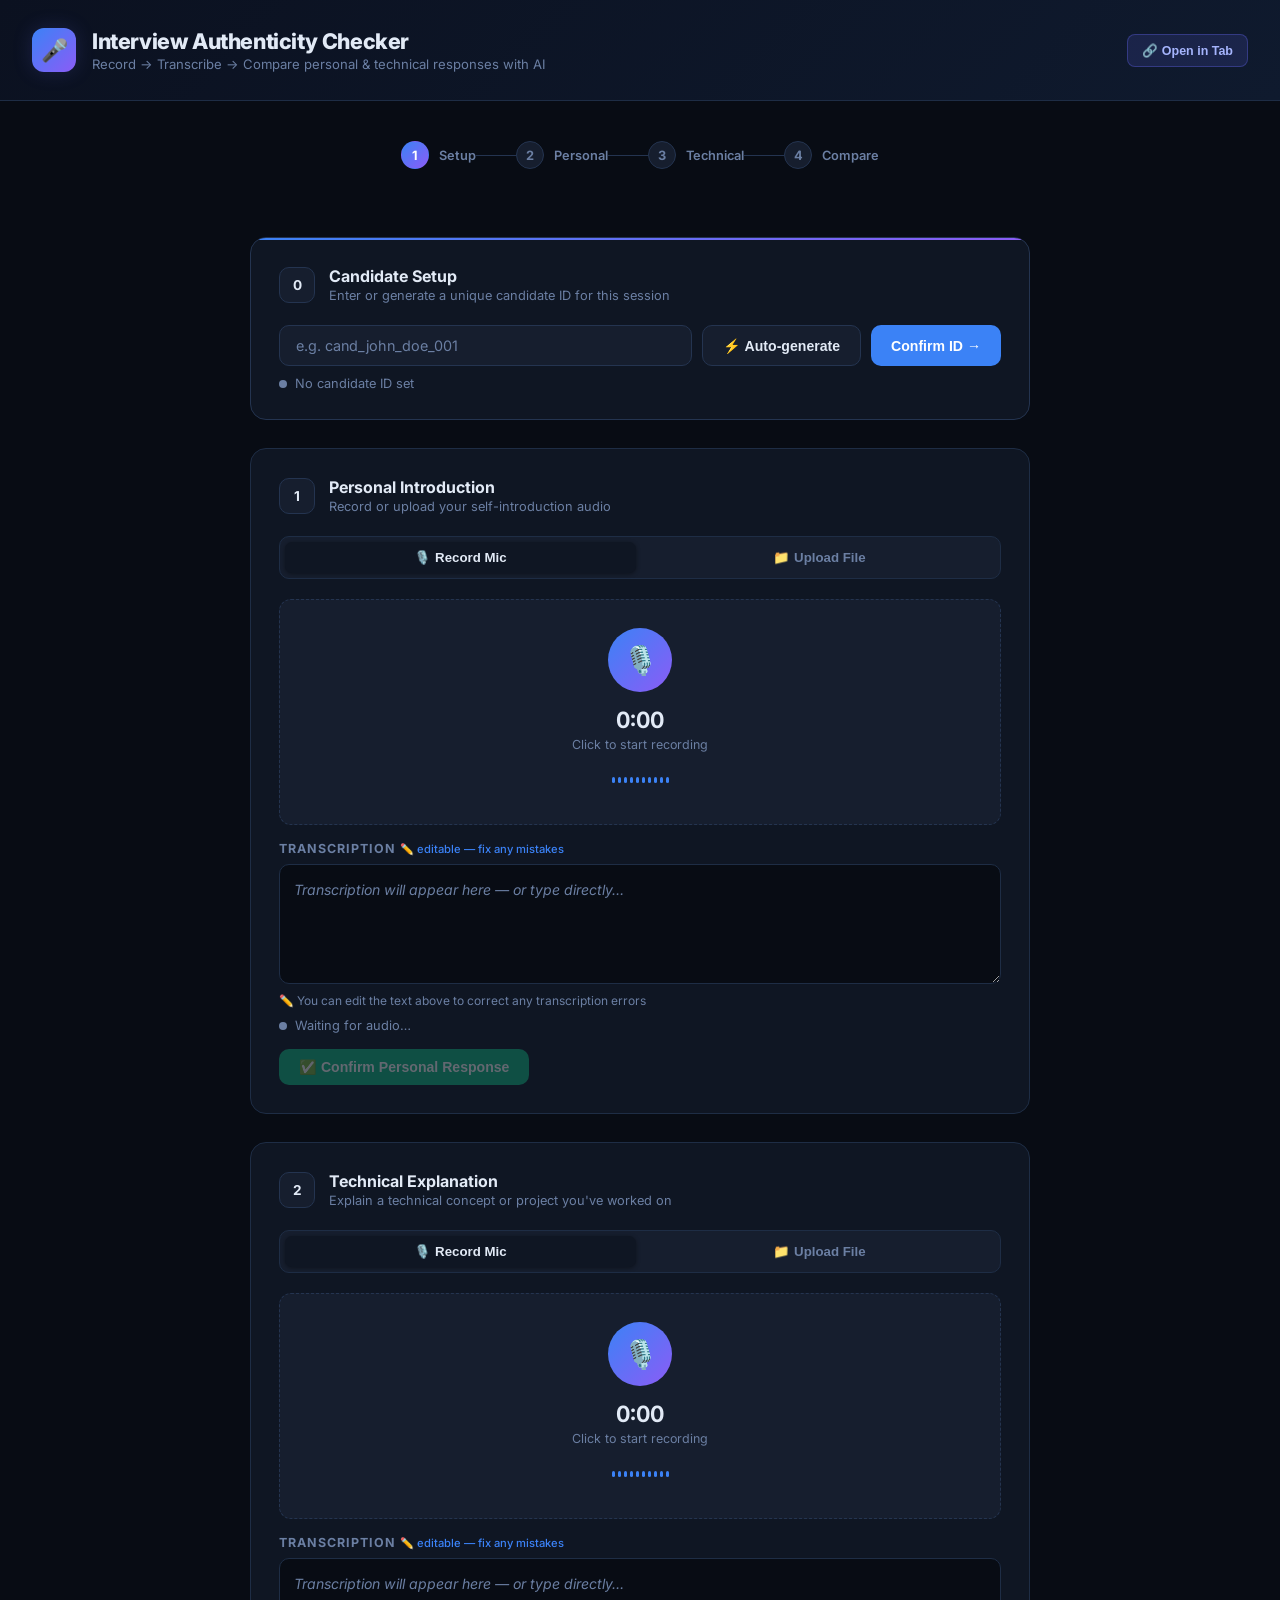
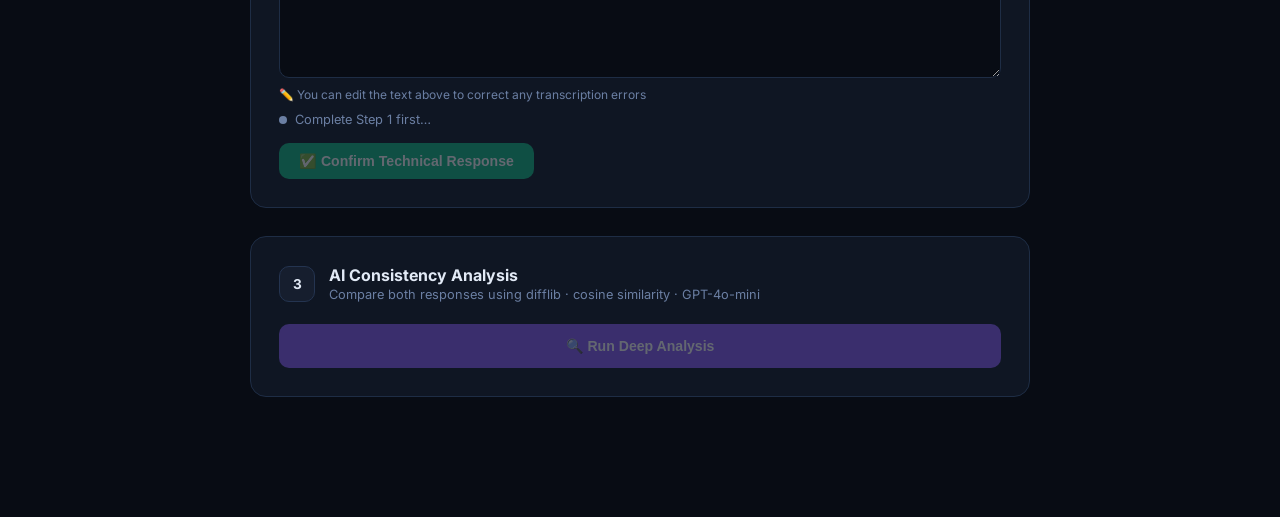
<file: chrome-extension/popup.html>
﻿<!DOCTYPE html>
<html lang="en">
<head>
  <meta charset="UTF-8" />
  <meta name="viewport" content="width=device-width, initial-scale=1.0" />
  <title>Interview Authenticity Checker</title>
  <link rel="preconnect" href="https://fonts.googleapis.com" />
  <link href="https://fonts.googleapis.com/css2?family=Inter:wght@400;500;600;700;800&display=swap" rel="stylesheet" />
  <link rel="stylesheet" href="popup.css" />
</head>
<body>

<!-- ══ Header ═════════════════════════════════════════════════════════════════ -->
<header>
  <div class="logo">🎤</div>
  <div style="flex:1">
    <h1>Interview Authenticity Checker</h1>
    <p>Record → Transcribe → Compare personal &amp; technical responses with AI</p>
  </div>
  <button id="btnOpenTab" title="Open in full tab for microphone" style="background:rgba(99,102,241,.15);border:1px solid rgba(99,102,241,.35);color:#a5b4fc;border-radius:8px;padding:8px 14px;font-size:.78rem;font-weight:600;cursor:pointer;white-space:nowrap;flex-shrink:0">&#128279; Open in Tab</button>
</header>

<!-- ══ Main ═══════════════════════════════════════════════════════════════════ -->
<div class="container">

  <!-- Progress -->
  <div class="progress-steps" id="progressSteps">
    <div class="ps active" id="ps1"><div class="ps-num">1</div><span>Setup</span></div>
    <div class="ps-line"></div>
    <div class="ps" id="ps2"><div class="ps-num">2</div><span>Personal</span></div>
    <div class="ps-line"></div>
    <div class="ps" id="ps3"><div class="ps-num">3</div><span>Technical</span></div>
    <div class="ps-line"></div>
    <div class="ps" id="ps4"><div class="ps-num">4</div><span>Compare</span></div>
  </div>

  <!-- ── Step 0: Candidate Setup ─────────────────────────────────────────── -->
  <div class="card active" id="cardSetup">
    <div class="card-header">
      <div class="step-badge" id="badge0">0</div>
      <div style="flex:1">
        <div class="card-title">Candidate Setup</div>
        <div class="card-sub">Enter or generate a unique candidate ID for this session</div>
      </div>
    </div>
    <div class="id-row">
      <input type="text" id="candidateId" placeholder="e.g. cand_john_doe_001" />
      <button class="btn btn-ghost" id="btnGenId">⚡ Auto-generate</button>
      <button class="btn btn-primary" id="btnSetId">Confirm ID →</button>
    </div>
    <div class="status-bar" id="idStatus">
      <span class="dot"></span>
      <span>No candidate ID set</span>
    </div>
  </div>

  <!-- ── Step 1: Personal Introduction ───────────────────────────────────── -->
  <div class="card" id="cardPersonal">
    <div class="card-header">
      <div class="step-badge" id="badge1">1</div>
      <div style="flex:1">
        <div class="card-title">Personal Introduction</div>
        <div class="card-sub">Record or upload your self-introduction audio</div>
      </div>
    </div>

    <!-- Source tabs -->
    <div class="tab-row">
      <button class="tab active" id="tabPMic" onclick="switchTab('personal','mic')">🎙️ Record Mic</button>
      <button class="tab" id="tabPUp" onclick="switchTab('personal','upload')">📁 Upload File</button>
    </div>

    <!-- Mic -->
    <div id="panelPMic">
      <div class="record-zone" id="recZoneP">
        <button class="mic-icon" id="micBtnP" onclick="toggleRecord('personal')">🎙️</button>
        <div class="timer" id="timerP">0:00</div>
        <div class="rec-hint" id="hintP">Click to start recording</div>
        <div class="waveform" id="waveP">
          <div class="bar"></div><div class="bar"></div><div class="bar"></div>
          <div class="bar"></div><div class="bar"></div><div class="bar"></div>
          <div class="bar"></div><div class="bar"></div><div class="bar"></div>
          <div class="bar"></div>
        </div>
      </div>
    </div>

    <!-- Upload -->
    <div id="panelPUp" style="display:none">
      <label class="upload-zone" for="fileP">
        <div style="font-size:2rem">📂</div>
        <strong style="font-size:.9rem">Click to choose audio file</strong>
        <p>Supports .webm · .mp3 · .wav · .m4a · .ogg</p>
        <p id="filePName" style="color:var(--accent);margin-top:4px;"></p>
      </label>
      <input type="file" id="fileP" accept="audio/*" onchange="onFileSelect('personal')" />
    </div>

    <div class="section-title" style="margin-bottom:8px">Transcription <span style="color:var(--accent);font-size:.7rem;font-weight:500;text-transform:none;letter-spacing:0">✏️ editable — fix any mistakes</span></div>
    <textarea class="transcript-box" id="transcriptP" placeholder="Transcription will appear here — or type directly…" rows="4"></textarea>
    <div class="edit-hint">✏️ You can edit the text above to correct any transcription errors</div>

    <div class="status-bar" id="statusP">
      <span class="dot" id="dotP"></span>
      <span id="labelP">Waiting for audio…</span>
    </div>
    <div class="btn-row">
      <button class="btn btn-green" id="btnSaveP" disabled>
        <span id="savePText">✅ Confirm Personal Response</span>
        <span class="spinner" id="spnP" style="display:none"></span>
      </button>
    </div>
  </div>

  <!-- ── Step 2: Technical Explanation ────────────────────────────────────── -->
  <div class="card" id="cardTech">
    <div class="card-header">
      <div class="step-badge" id="badge2">2</div>
      <div style="flex:1">
        <div class="card-title">Technical Explanation</div>
        <div class="card-sub">Explain a technical concept or project you've worked on</div>
      </div>
    </div>

    <div class="tab-row">
      <button class="tab active" id="tabTMic" onclick="switchTab('technical','mic')">🎙️ Record Mic</button>
      <button class="tab" id="tabTUp" onclick="switchTab('technical','upload')">📁 Upload File</button>
    </div>

    <div id="panelTMic">
      <div class="record-zone" id="recZoneT">
        <button class="mic-icon" id="micBtnT" onclick="toggleRecord('technical')">🎙️</button>
        <div class="timer" id="timerT">0:00</div>
        <div class="rec-hint" id="hintT">Click to start recording</div>
        <div class="waveform" id="waveT">
          <div class="bar"></div><div class="bar"></div><div class="bar"></div>
          <div class="bar"></div><div class="bar"></div><div class="bar"></div>
          <div class="bar"></div><div class="bar"></div><div class="bar"></div>
          <div class="bar"></div>
        </div>
      </div>
    </div>

    <div id="panelTUp" style="display:none">
      <label class="upload-zone" for="fileT">
        <div style="font-size:2rem">📂</div>
        <strong style="font-size:.9rem">Click to choose audio file</strong>
        <p>Supports .webm · .mp3 · .wav · .m4a · .ogg</p>
        <p id="fileTName" style="color:var(--accent);margin-top:4px;"></p>
      </label>
      <input type="file" id="fileT" accept="audio/*" onchange="onFileSelect('technical')" />
    </div>

    <div class="section-title" style="margin-bottom:8px">Transcription <span style="color:var(--accent);font-size:.7rem;font-weight:500;text-transform:none;letter-spacing:0">✏️ editable — fix any mistakes</span></div>
    <textarea class="transcript-box" id="transcriptT" placeholder="Transcription will appear here — or type directly…" rows="4"></textarea>
    <div class="edit-hint">✏️ You can edit the text above to correct any transcription errors</div>

    <div class="status-bar" id="statusT">
      <span class="dot" id="dotT"></span>
      <span id="labelT">Complete Step 1 first…</span>
    </div>
    <div class="btn-row">
      <button class="btn btn-green" id="btnSaveT" disabled>
        <span id="saveTText">✅ Confirm Technical Response</span>
        <span class="spinner" id="spnT" style="display:none"></span>
      </button>
    </div>
  </div>

  <!-- ── Step 3: Compare ───────────────────────────────────────────────────── -->
  <div class="card" id="cardCompare">
    <div class="card-header">
      <div class="step-badge" id="badge3">3</div>
      <div style="flex:1">
        <div class="card-title">AI Consistency Analysis</div>
        <div class="card-sub">Compare both responses using difflib · cosine similarity · GPT-4o-mini</div>
      </div>
    </div>
    <button class="btn btn-purple" id="btnCompare" disabled style="width:100%;justify-content:center;padding:14px;">
      <span id="cmpText">🔍 Run Deep Analysis</span>
      <span class="spinner" id="spnCmp" style="display:none"></span>
    </button>
  </div>

  <!-- ── Results ──────────────────────────────────────────────────────────── -->
  <div id="resultsSection">
    <div class="card">
      <!-- Verdict banner (updated once plagiarism result arrives) -->
      <div class="verdict-banner consistent" id="verdictBanner">
        <div class="verdict-icon" id="verdictIcon">🔍</div>
        <div style="flex:1">
          <div class="verdict-label" id="verdictLabel">Analysing...</div>
          <div class="verdict-sub"   id="verdictSub">Computing style analysis...</div>
        </div>
        <div id="verdictPlagBadge" style="display:none;flex-shrink:0"></div>
      </div>

      <!-- 3 tiles: Authenticity | Style Shift | Plagiarism Score -->
      <div class="scores-grid" id="scoresGrid" style="grid-template-columns:repeat(3,1fr);margin-bottom:16px"></div>

      <!-- Summary -->
      <div class="summary-pill" id="summaryPill"></div>

      <!-- Style Signal Flags -->
      <div class="sub-title" style="margin-top:4px">🚩 Style Signals Detected</div>
      <div class="flags-wrap" id="flagsWrap"></div>
    </div>

    <!-- AI & Plagiarism detail card -->
    <div class="card" id="plagCard" style="display:none">
      <div class="card-header" style="margin-bottom:12px">
        <div class="step-badge" style="background:rgba(245,158,11,.15);border-color:rgba(245,158,11,.3);color:var(--amber)">🤖</div>
        <div style="flex:1">
          <div class="card-title">Winston AI Analysis</div>
          <div class="card-sub">Technical response scanned for AI Generation and Plagiarism via Winston AI</div>
        </div>
      </div>
      <div class="plag-loading" id="plagLoading"><div class="spinner"></div> Scanning — this can take 10–30 s...</div>
      <div class="plag-error"  id="plagError"></div>
      <div id="plagResults"></div>
    </div>

    <!-- Buttons -->
    <div class="card" style="padding:18px 24px">
      <div class="btn-row">
        <button class="btn btn-ghost" onclick="location.reload()">↺ New Session</button>
        <button class="btn btn-primary" id="btnRecompare">🔄 Re-analyse</button>
      </div>
    </div>
  </div>

</div><!-- /container -->

<div id="toast"></div>

<!-- ══ Script ═════════════════════════════════════════════════════════════════ -->
<script src="popup.js"></script>
</body>
</html>
</file>
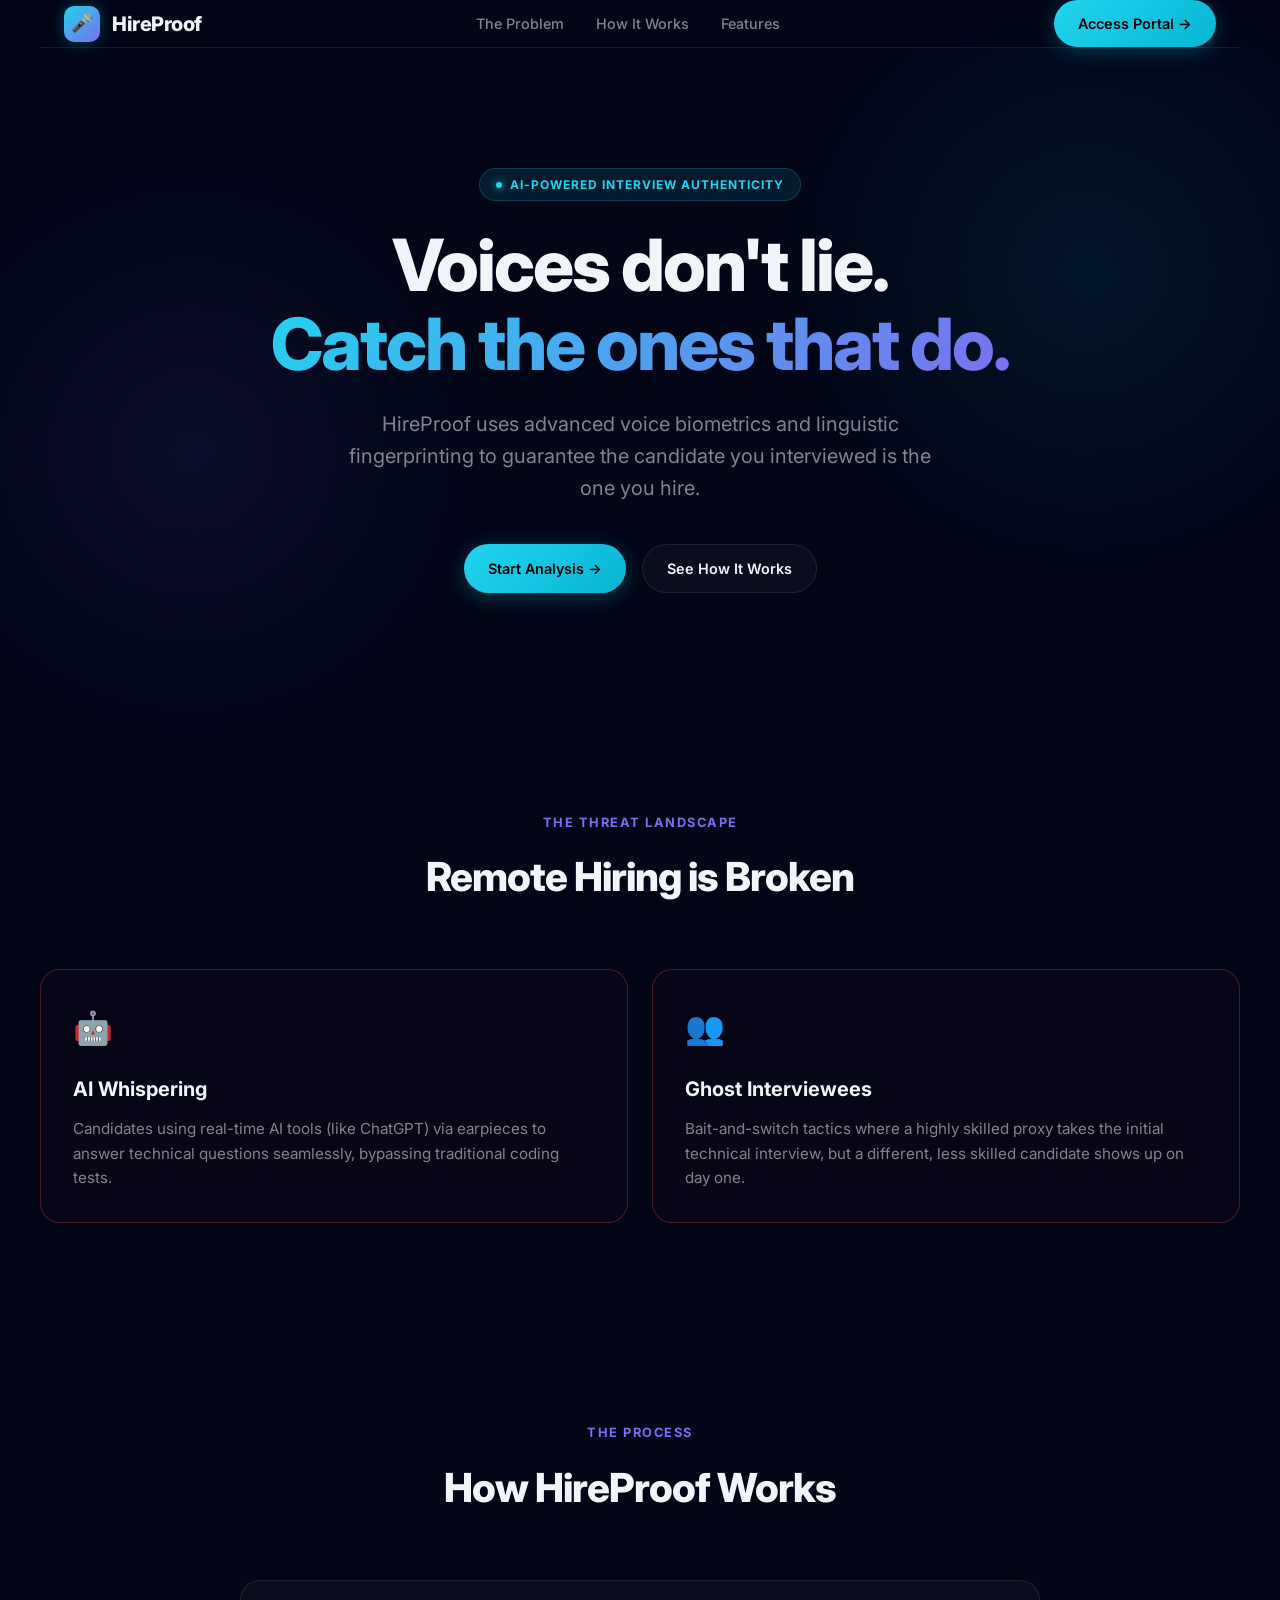
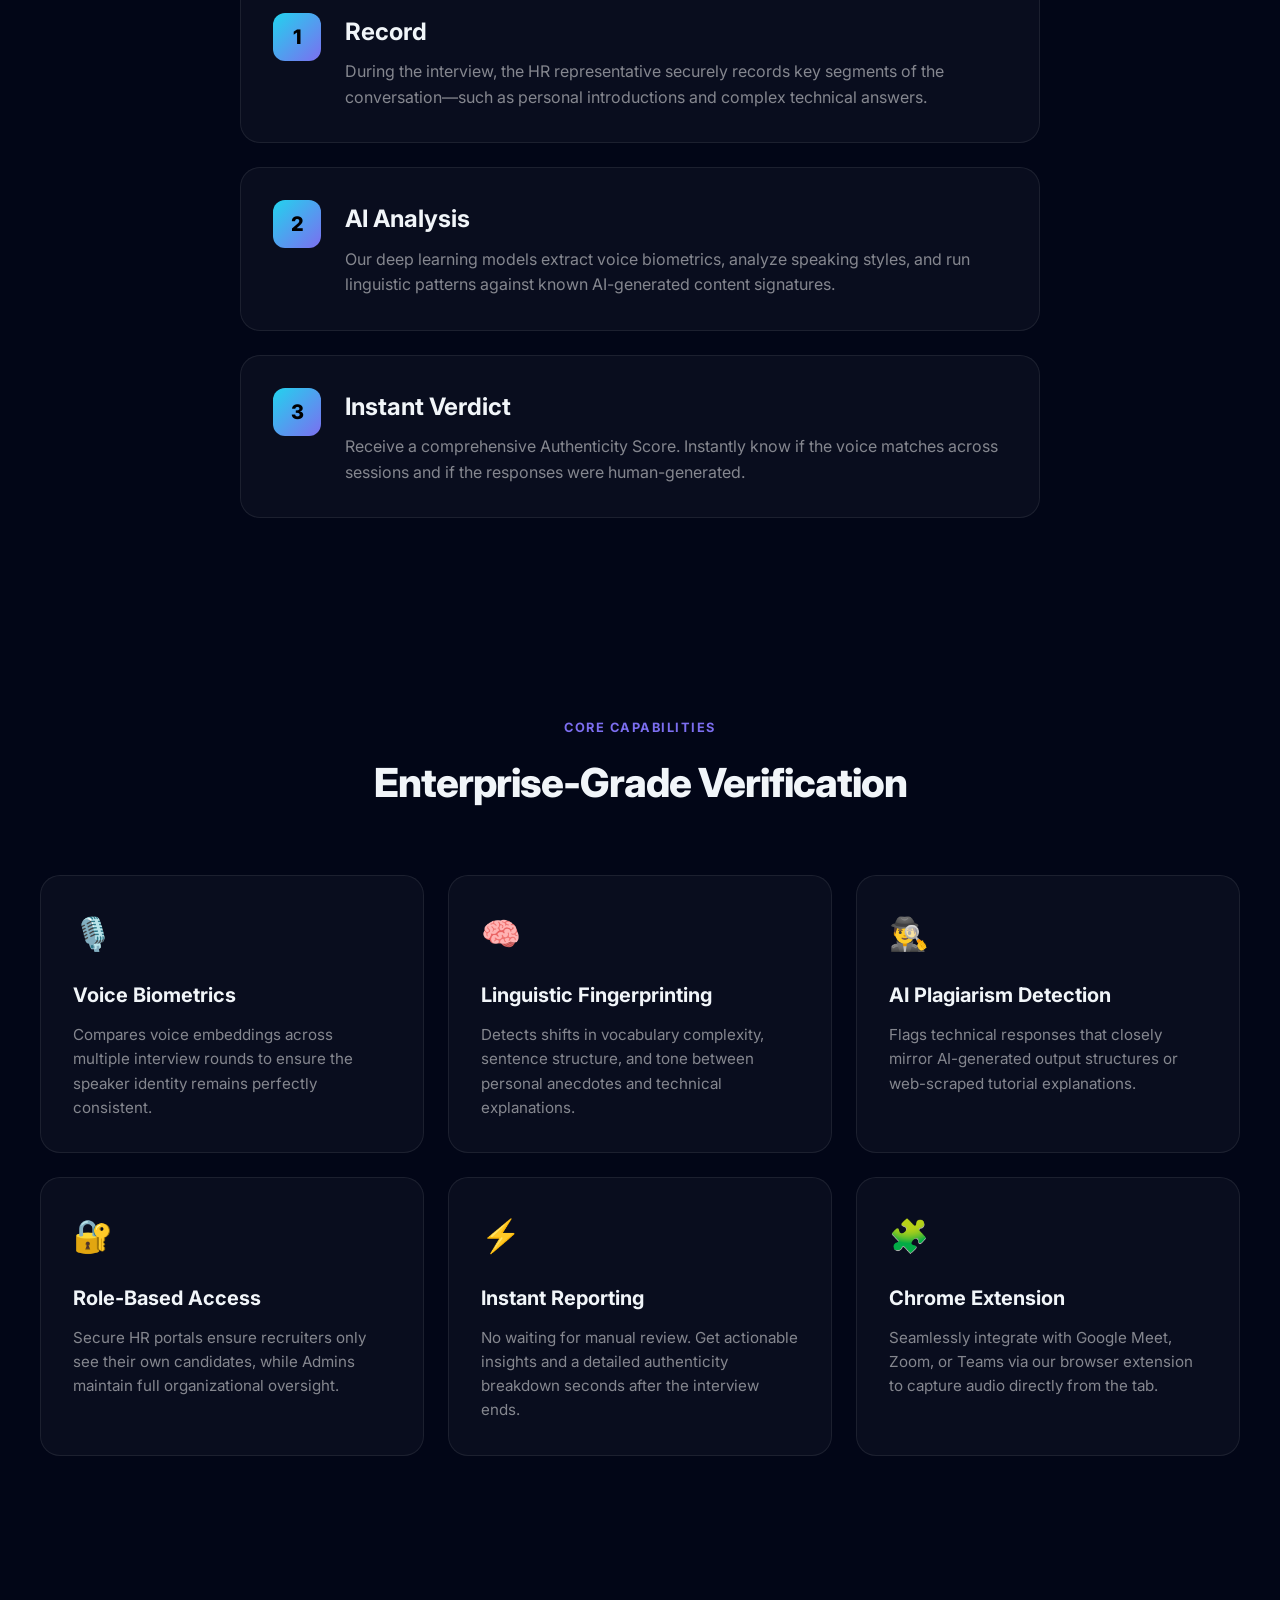
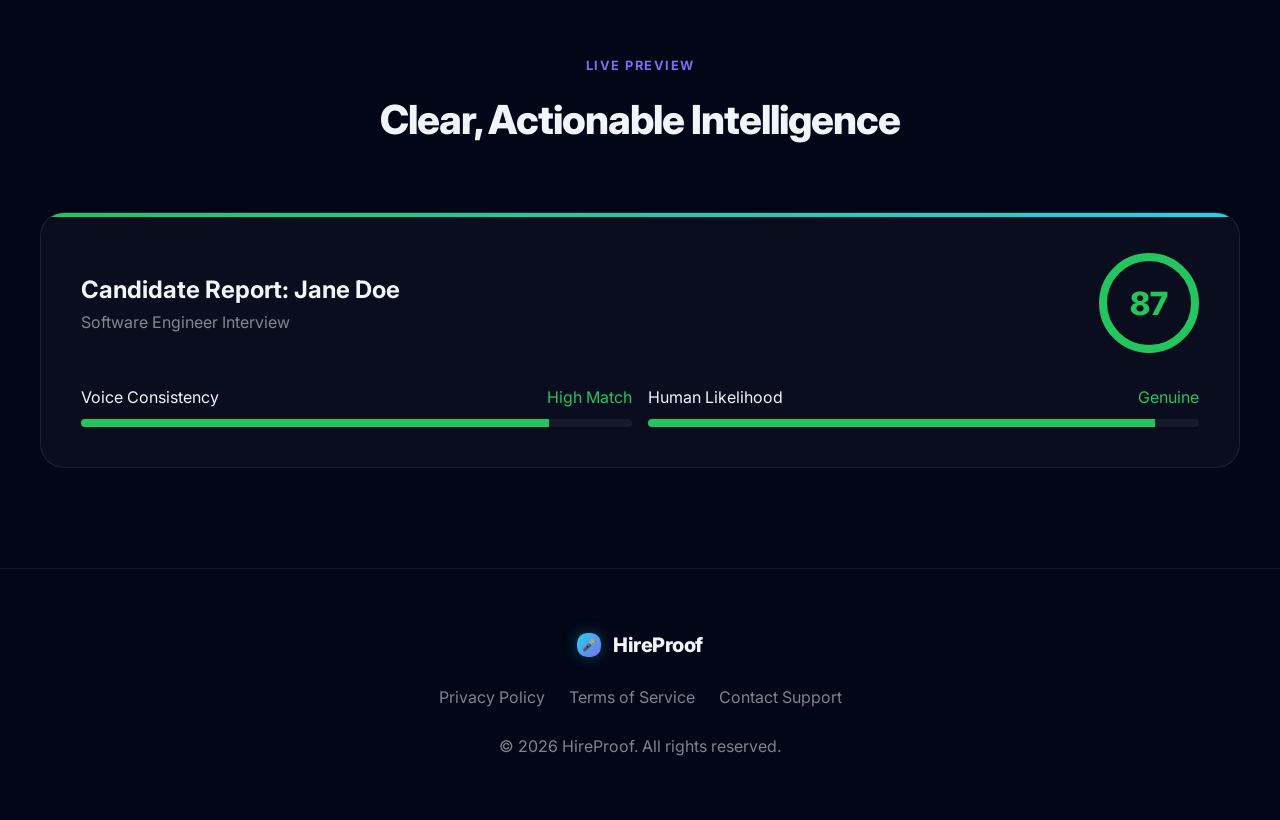
<file: frontend/landing.html>
<!DOCTYPE html>
<html lang="en">
<head>
  <meta charset="UTF-8">
  <meta name="viewport" content="width=device-width, initial-scale=1.0">
  <title>HireProof — Interview Authenticity</title>
  <link rel="preconnect" href="https://fonts.googleapis.com">
  <link href="https://fonts.googleapis.com/css2?family=Inter:wght@400;500;600;700;800&display=swap" rel="stylesheet">
  <style>
    :root {
      --bg: #020617;
      --surface: rgba(255,255,255,0.03);
      --surface-hover: rgba(255,255,255,0.06);
      --border: rgba(255,255,255,0.08);
      --border-hover: rgba(255,255,255,0.15);
      --text: #F1F5F9;
      --muted: rgba(255,255,255,0.5);
      --primary: #22D3EE;
      --secondary: #7C6EF0;
      --success: #22C55E;
      --danger: #EF4444;
      --glow: rgba(34, 211, 238, 0.3);
    }

    * { box-sizing: border-box; margin: 0; padding: 0; }

    body {
      font-family: 'Inter', sans-serif;
      background-color: var(--bg);
      color: var(--text);
      line-height: 1.6;
      overflow-x: hidden;
    }

    /* Ambient Background */
    .ambient {
      position: fixed; inset: 0; z-index: -1; pointer-events: none;
      background: radial-gradient(circle at 15% 50%, rgba(124, 110, 240, 0.08), transparent 25%),
                  radial-gradient(circle at 85% 30%, rgba(34, 211, 238, 0.08), transparent 25%);
    }

    /* Container */
    .container {
      max-width: 1200px;
      margin: 0 auto;
      padding: 0 24px;
    }

    /* Navigation */
    nav {
      padding: 24px 0;
      display: flex;
      justify-content: space-between;
      align-items: center;
      border-bottom: 1px solid var(--border);
      background: rgba(2, 6, 23, 0.6);
      backdrop-filter: blur(12px);
      position: sticky;
      top: 0;
      z-index: 100;
    }

    .brand {
      display: flex;
      align-items: center;
      gap: 12px;
      font-weight: 800;
      font-size: 1.25rem;
      letter-spacing: -0.5px;
      text-decoration: none;
      color: var(--text);
    }

    .logo-icon {
      width: 36px; height: 36px;
      background: linear-gradient(135deg, var(--primary), var(--secondary));
      border-radius: 10px;
      display: grid; place-items: center;
      font-size: 18px;
      box-shadow: 0 0 15px var(--glow);
    }

    .nav-links { display: flex; gap: 32px; align-items: center; }
    .nav-links a {
      color: var(--muted);
      text-decoration: none;
      font-size: 0.9rem;
      font-weight: 500;
      transition: color 0.2s;
    }
    .nav-links a:hover { color: var(--text); }

    .btn {
      padding: 12px 24px;
      border-radius: 999px;
      font-weight: 600;
      font-size: 0.9rem;
      text-decoration: none;
      transition: all 0.2s;
      cursor: pointer;
      border: none;
      display: inline-flex;
      align-items: center;
      gap: 8px;
    }

    .btn-primary {
      background: linear-gradient(135deg, var(--primary), #06b6d4);
      color: #000;
      box-shadow: 0 4px 20px rgba(34, 211, 238, 0.25);
    }
    .btn-primary:hover {
      box-shadow: 0 4px 30px rgba(34, 211, 238, 0.4);
      transform: translateY(-2px);
    }

    .btn-outline {
      background: var(--surface);
      border: 1px solid var(--border);
      color: var(--text);
    }
    .btn-outline:hover {
      background: var(--surface-hover);
      border-color: var(--border-hover);
    }

    /* Hero Section */
    .hero {
      padding: 120px 0;
      text-align: center;
    }
    .badge {
      display: inline-flex; align-items: center; gap: 8px;
      padding: 6px 16px; border-radius: 999px;
      background: rgba(34, 211, 238, 0.1);
      border: 1px solid rgba(34, 211, 238, 0.2);
      color: var(--primary);
      font-size: 0.75rem; font-weight: 700;
      letter-spacing: 1px;
      margin-bottom: 24px;
    }
    .status-dot {
      width: 6px; height: 6px; border-radius: 50%;
      background: var(--primary);
      box-shadow: 0 0 8px var(--primary);
      animation: pulse 2s infinite;
    }
    @keyframes pulse { 0% { opacity: 1; } 50% { opacity: 0.4; } 100% { opacity: 1; } }

    .hero h1 {
      font-size: 4.5rem; font-weight: 800; letter-spacing: -2px;
      line-height: 1.1; margin-bottom: 24px;
    }
    .text-gradient {
      background: linear-gradient(135deg, var(--primary), var(--secondary));
      -webkit-background-clip: text;
      -webkit-text-fill-color: transparent;
    }
    .hero p {
      font-size: 1.25rem; color: var(--muted);
      max-width: 600px; margin: 0 auto 40px;
    }
    .hero-ctas {
      display: flex; gap: 16px; justify-content: center;
    }

    /* Features / The Problem */
    .section { padding: 100px 0; }
    .section-header {
      text-align: center; margin-bottom: 60px;
    }
    .section-label {
      font-size: 0.8rem; font-weight: 700; color: var(--secondary);
      text-transform: uppercase; letter-spacing: 1.5px;
      margin-bottom: 12px; display: block;
    }
    .section-title {
      font-size: 2.5rem; font-weight: 800; letter-spacing: -1px;
    }

    .grid-2 { display: grid; grid-template-columns: 1fr 1fr; gap: 24px; }
    .grid-3 { display: grid; grid-template-columns: repeat(3, 1fr); gap: 24px; }

    .card {
      background: var(--surface);
      border: 1px solid var(--border);
      border-radius: 20px;
      padding: 32px;
      transition: transform 0.3s, border-color 0.3s;
    }
    .card:hover {
      transform: translateY(-5px);
      border-color: var(--border-hover);
    }
    .card.threat { border-color: rgba(239, 68, 68, 0.3); background: rgba(239, 68, 68, 0.02); }

    .card-icon {
      font-size: 2rem; margin-bottom: 20px;
    }
    .card h3 { font-size: 1.25rem; margin-bottom: 12px; }
    .card p { color: var(--muted); font-size: 0.95rem; }

    /* Steps */
    .step-list {
      display: flex; flex-direction: column; gap: 24px; max-width: 800px; margin: 0 auto;
    }
    .step-item {
      display: flex; gap: 24px; align-items: flex-start;
      background: var(--surface);
      border: 1px solid var(--border);
      padding: 32px; border-radius: 20px;
    }
    .step-num {
      width: 48px; height: 48px; flex-shrink: 0;
      background: linear-gradient(135deg, var(--primary), var(--secondary));
      color: #000; font-weight: 800; font-size: 1.25rem;
      border-radius: 12px; display: grid; place-items: center;
    }
    .step-content h3 { font-size: 1.5rem; margin-bottom: 8px; }
    .step-content p { color: var(--muted); }

    /* Report Mockup */
    .mockup-container {
      background: var(--surface);
      border: 1px solid var(--border);
      border-radius: 24px;
      padding: 40px;
      position: relative;
      overflow: hidden;
    }
    .mockup-container::before {
      content: ''; position: absolute; top: 0; left: 0; right: 0; height: 4px;
      background: linear-gradient(90deg, var(--success), var(--primary));
    }
    .mockup-header { display: flex; justify-content: space-between; align-items: center; margin-bottom: 32px; }
    .mockup-title { font-size: 1.5rem; font-weight: 700; }
    .score-circle {
      width: 100px; height: 100px; border-radius: 50%;
      border: 8px solid var(--success);
      display: grid; place-items: center;
      font-size: 2rem; font-weight: 800; color: var(--success);
    }
    .mockup-stats { display: grid; grid-template-columns: 1fr 1fr; gap: 16px; }
    .stat-bar { background: rgba(255,255,255,0.05); height: 8px; border-radius: 4px; margin-top: 8px; overflow: hidden; }
    .stat-fill { height: 100%; background: var(--success); width: 85%; }

    /* Footer */
    footer {
      border-top: 1px solid var(--border);
      padding: 60px 0;
      text-align: center;
      color: var(--muted);
    }
    .footer-brand { margin-bottom: 24px; justify-content: center; }
    .footer-links { display: flex; justify-content: center; gap: 24px; margin-bottom: 24px; }
    .footer-links a { color: var(--muted); text-decoration: none; }
    .footer-links a:hover { color: var(--text); }

    @media (max-width: 768px) {
      .hero h1 { font-size: 3rem; }
      .grid-2, .grid-3 { grid-template-columns: 1fr; }
      .nav-links { display: none; }
    }
  </style>
</head>
<body>
  <div class="ambient"></div>

  <nav class="container">
    <a href="/" class="brand">
      <div class="logo-icon">🎤</div>
      HireProof
    </a>
    <div class="nav-links">
      <a href="#problem">The Problem</a>
      <a href="#how-it-works">How It Works</a>
      <a href="#features">Features</a>
    </div>
    <a href="/interview" class="btn btn-primary">Access Portal &rarr;</a>
  </nav>

  <main>
    <section class="hero container">
      <div class="badge">
        <div class="status-dot"></div>
        AI-POWERED INTERVIEW AUTHENTICITY
      </div>
      <h1>Voices don't lie.<br><span class="text-gradient">Catch the ones that do.</span></h1>
      <p>HireProof uses advanced voice biometrics and linguistic fingerprinting to guarantee the candidate you interviewed is the one you hire.</p>
      <div class="hero-ctas">
        <a href="/interview" class="btn btn-primary">Start Analysis &rarr;</a>
        <a href="#how-it-works" class="btn btn-outline">See How It Works</a>
      </div>
    </section>

    <section id="problem" class="section container">
      <div class="section-header">
        <span class="section-label">The Threat Landscape</span>
        <h2 class="section-title">Remote Hiring is Broken</h2>
      </div>
      <div class="grid-2">
        <div class="card threat">
          <div class="card-icon">🤖</div>
          <h3>AI Whispering</h3>
          <p>Candidates using real-time AI tools (like ChatGPT) via earpieces to answer technical questions seamlessly, bypassing traditional coding tests.</p>
        </div>
        <div class="card threat">
          <div class="card-icon">👥</div>
          <h3>Ghost Interviewees</h3>
          <p>Bait-and-switch tactics where a highly skilled proxy takes the initial technical interview, but a different, less skilled candidate shows up on day one.</p>
        </div>
      </div>
    </section>

    <section id="how-it-works" class="section container">
      <div class="section-header">
        <span class="section-label">The Process</span>
        <h2 class="section-title">How HireProof Works</h2>
      </div>
      <div class="step-list">
        <div class="step-item">
          <div class="step-num">1</div>
          <div class="step-content">
            <h3>Record</h3>
            <p>During the interview, the HR representative securely records key segments of the conversation—such as personal introductions and complex technical answers.</p>
          </div>
        </div>
        <div class="step-item">
          <div class="step-num">2</div>
          <div class="step-content">
            <h3>AI Analysis</h3>
            <p>Our deep learning models extract voice biometrics, analyze speaking styles, and run linguistic patterns against known AI-generated content signatures.</p>
          </div>
        </div>
        <div class="step-item">
          <div class="step-num">3</div>
          <div class="step-content">
            <h3>Instant Verdict</h3>
            <p>Receive a comprehensive Authenticity Score. Instantly know if the voice matches across sessions and if the responses were human-generated.</p>
          </div>
        </div>
      </div>
    </section>

    <section id="features" class="section container">
      <div class="section-header">
        <span class="section-label">Core Capabilities</span>
        <h2 class="section-title">Enterprise-Grade Verification</h2>
      </div>
      <div class="grid-3">
        <div class="card">
          <div class="card-icon">🎙️</div>
          <h3>Voice Biometrics</h3>
          <p>Compares voice embeddings across multiple interview rounds to ensure the speaker identity remains perfectly consistent.</p>
        </div>
        <div class="card">
          <div class="card-icon">🧠</div>
          <h3>Linguistic Fingerprinting</h3>
          <p>Detects shifts in vocabulary complexity, sentence structure, and tone between personal anecdotes and technical explanations.</p>
        </div>
        <div class="card">
          <div class="card-icon">🕵️‍♂️</div>
          <h3>AI Plagiarism Detection</h3>
          <p>Flags technical responses that closely mirror AI-generated output structures or web-scraped tutorial explanations.</p>
        </div>
        <div class="card">
          <div class="card-icon">🔐</div>
          <h3>Role-Based Access</h3>
          <p>Secure HR portals ensure recruiters only see their own candidates, while Admins maintain full organizational oversight.</p>
        </div>
        <div class="card">
          <div class="card-icon">⚡</div>
          <h3>Instant Reporting</h3>
          <p>No waiting for manual review. Get actionable insights and a detailed authenticity breakdown seconds after the interview ends.</p>
        </div>
        <div class="card">
          <div class="card-icon">🧩</div>
          <h3>Chrome Extension</h3>
          <p>Seamlessly integrate with Google Meet, Zoom, or Teams via our browser extension to capture audio directly from the tab.</p>
        </div>
      </div>
    </section>

    <section class="section container">
      <div class="section-header">
        <span class="section-label">Live Preview</span>
        <h2 class="section-title">Clear, Actionable Intelligence</h2>
      </div>
      <div class="mockup-container">
        <div class="mockup-header">
          <div>
            <h3 class="mockup-title">Candidate Report: Jane Doe</h3>
            <p style="color: var(--muted)">Software Engineer Interview</p>
          </div>
          <div class="score-circle">87</div>
        </div>
        <div class="mockup-stats">
          <div>
            <div style="display:flex; justify-content:space-between">
              <span>Voice Consistency</span>
              <span style="color:var(--success)">High Match</span>
            </div>
            <div class="stat-bar"><div class="stat-fill"></div></div>
          </div>
          <div>
            <div style="display:flex; justify-content:space-between">
              <span>Human Likelihood</span>
              <span style="color:var(--success)">Genuine</span>
            </div>
            <div class="stat-bar"><div class="stat-fill" style="width: 92%"></div></div>
          </div>
        </div>
      </div>
    </section>

  </main>

  <footer>
    <div class="container">
      <a href="/" class="brand footer-brand">
        <div class="logo-icon" style="width: 24px; height: 24px; font-size: 12px;">🎤</div>
        HireProof
      </a>
      <div class="footer-links">
        <a href="#">Privacy Policy</a>
        <a href="#">Terms of Service</a>
        <a href="mailto:support@echoinsight.com">Contact Support</a>
      </div>
      <p>&copy; 2026 HireProof. All rights reserved.</p>
    </div>
  </footer>
</body>
</html>
</file>
<file: chrome-extension/popup.css>
﻿html, body { min-width: 820px; }

    *, *::before, *::after { box-sizing: border-box; margin: 0; padding: 0; }

    :root {
      --bg:         #080c14;
      --surface:    #0f1623;
      --surface2:   #161e2e;
      --border:     #1e2d45;
      --border2:    #243450;
      --text:       #e2eaf6;
      --muted:      #6b7fa3;
      --accent:     #3b82f6;
      --accent2:    #6366f1;
      --green:      #10b981;
      --amber:      #f59e0b;
      --red:        #ef4444;
      --purple:     #8b5cf6;
      --glow:       rgba(99,102,241,.18);
    }

    html { scroll-behavior: smooth; }

    body {
      font-family: 'Inter', sans-serif;
      background: var(--bg);
      color: var(--text);
      min-height: 100vh;
      padding: 0 0 80px;
    }

    /* ══ Header ══════════════════════════════════════════════════════════════ */
    header {
      background: linear-gradient(135deg, #0b1120 0%, #0f1a2e 100%);
      border-bottom: 1px solid var(--border);
      padding: 28px 32px;
      display: flex;
      align-items: center;
      gap: 16px;
    }
    .logo {
      width: 44px; height: 44px;
      background: linear-gradient(135deg, var(--accent), var(--purple));
      border-radius: 12px;
      display: grid; place-items: center;
      font-size: 22px;
      flex-shrink: 0;
      box-shadow: 0 0 20px var(--glow);
    }
    header h1 {
      font-size: 1.35rem; font-weight: 800; letter-spacing: -.4px;
    }
    header p { font-size: .82rem; color: var(--muted); margin-top: 2px; }

    /* ══ Layout ══════════════════════════════════════════════════════════════ */
    .container {
      max-width: 820px;
      margin: 0 auto;
      padding: 40px 20px;
      display: flex;
      flex-direction: column;
      gap: 28px;
    }

    /* ══ Cards ═══════════════════════════════════════════════════════════════ */
    .card {
      background: var(--surface);
      border: 1px solid var(--border);
      border-radius: 16px;
      padding: 28px;
      position: relative;
      overflow: hidden;
      transition: border-color .2s;
    }
    .card::before {
      content: '';
      position: absolute; top: 0; left: 0; right: 0; height: 2px;
      background: linear-gradient(90deg, var(--accent), var(--purple));
      opacity: 0;
      transition: opacity .3s;
    }
    .card.active::before { opacity: 1; }
    .card.active { border-color: var(--border2); }

    .card-header {
      display: flex; align-items: center; gap: 14px; margin-bottom: 22px;
    }
    .step-badge {
      width: 36px; height: 36px; border-radius: 10px; flex-shrink: 0;
      display: grid; place-items: center;
      font-weight: 700; font-size: .85rem;
      background: var(--surface2); border: 1px solid var(--border2);
    }
    .step-badge.done {
      background: rgba(16,185,129,.15);
      border-color: rgba(16,185,129,.3);
      color: var(--green);
    }
    .card-title { font-size: 1rem; font-weight: 700; }
    .card-sub   { font-size: .8rem; color: var(--muted); margin-top: 2px; }

    /* ══ Candidate Setup ════════════════════════════════════════════════════ */
    .id-row { display: flex; gap: 10px; flex-wrap: wrap; }

    input[type="text"] {
      flex: 1; min-width: 200px;
      background: var(--surface2);
      border: 1px solid var(--border2);
      border-radius: 10px;
      padding: 11px 16px;
      color: var(--text);
      font-size: .9rem;
      font-family: 'Inter', sans-serif;
      outline: none;
      transition: border-color .2s;
    }
    input[type="text"]:focus { border-color: var(--accent); }
    input[type="text"]::placeholder { color: var(--muted); }

    /* ══ Buttons ════════════════════════════════════════════════════════════ */
    .btn {
      padding: 10px 20px; border: none; border-radius: 10px;
      font-size: .88rem; font-weight: 600;
      cursor: pointer; white-space: nowrap;
      transition: opacity .15s, transform .1s, box-shadow .15s;
      display: inline-flex; align-items: center; gap: 7px;
    }
    .btn:active  { transform: scale(.97); }
    .btn:disabled { opacity: .35; cursor: not-allowed; }
    .btn-primary  { background: var(--accent); color: #fff; }
    .btn-purple   { background: var(--purple); color: #fff; }
    .btn-ghost    {
      background: var(--surface2);
      border: 1px solid var(--border2);
      color: var(--text);
    }
    .btn-green    { background: var(--green); color: #fff; }
    .btn-red      { background: var(--red);   color: #fff; }
    .btn-primary:not(:disabled):hover { box-shadow: 0 0 18px rgba(59,130,246,.4); }
    .btn-purple:not(:disabled):hover  { box-shadow: 0 0 18px rgba(139,92,246,.4); }
    .btn-green:not(:disabled):hover   { box-shadow: 0 0 18px rgba(16,185,129,.4); }

    /* ══ Tab row ════════════════════════════════════════════════════════════ */
    .tab-row {
      display: flex; gap: 8px;
      background: var(--surface2);
      border: 1px solid var(--border);
      border-radius: 10px; padding: 5px;
      margin-bottom: 20px;
    }
    .tab {
      flex: 1; padding: 8px;
      border-radius: 7px;
      background: transparent;
      border: none;
      color: var(--muted);
      font-size: .83rem; font-weight: 600;
      cursor: pointer;
      transition: background .2s, color .2s;
    }
    .tab.active {
      background: var(--surface);
      color: var(--text);
      box-shadow: 0 1px 4px rgba(0,0,0,.4);
    }

    /* ══ Record panel ═══════════════════════════════════════════════════════ */
    .record-zone {
      background: var(--surface2);
      border: 1px dashed var(--border2);
      border-radius: 12px;
      padding: 28px 20px;
      text-align: center;
      margin-bottom: 16px;
      transition: border-color .2s;
    }
    .record-zone.recording {
      border-color: var(--red);
      border-style: solid;
      animation: borderPulse 1.4s ease-in-out infinite;
    }
    @keyframes borderPulse {
      0%,100% { box-shadow: 0 0 0 0 rgba(239,68,68,.3); }
      50%      { box-shadow: 0 0 0 8px rgba(239,68,68,0); }
    }

    .mic-icon {
      width: 64px; height: 64px; border-radius: 50%;
      background: linear-gradient(135deg, var(--accent), var(--purple));
      display: grid; place-items: center;
      font-size: 28px;
      margin: 0 auto 14px;
      cursor: pointer;
      transition: transform .2s, box-shadow .2s;
      border: none;
    }
    .mic-icon:hover { transform: scale(1.06); box-shadow: 0 0 24px var(--glow); }
    .mic-icon.recording {
      background: linear-gradient(135deg, var(--red), #b91c1c);
      animation: micPulse 1s ease-in-out infinite;
    }
    @keyframes micPulse {
      0%,100% { transform: scale(1); }
      50%      { transform: scale(1.1); }
    }

    .timer {
      font-size: 1.4rem; font-weight: 700; margin: 6px 0 4px;
      font-variant-numeric: tabular-nums;
    }
    .rec-hint { font-size: .78rem; color: var(--muted); }

    /* Waveform bars */
    .waveform {
      display: flex; align-items: center; justify-content: center;
      gap: 3px; height: 32px; margin: 12px 0 0;
    }
    .bar {
      width: 3px; border-radius: 3px;
      background: var(--accent);
      height: 6px;
      transition: height .1s;
    }
    .recording .bar { animation: wave .6s ease-in-out infinite alternate; }
    .bar:nth-child(2)  { animation-delay: .05s; }
    .bar:nth-child(3)  { animation-delay: .10s; }
    .bar:nth-child(4)  { animation-delay: .15s; }
    .bar:nth-child(5)  { animation-delay: .20s; }
    .bar:nth-child(6)  { animation-delay: .25s; }
    .bar:nth-child(7)  { animation-delay: .30s; }
    .bar:nth-child(8)  { animation-delay: .35s; }
    .bar:nth-child(9)  { animation-delay: .40s; }
    .bar:nth-child(10) { animation-delay: .45s; }
    @keyframes wave {
      from { height: 4px;  }
      to   { height: 26px; }
    }

    /* Upload area */
    .upload-zone {
      border: 1px dashed var(--border2);
      border-radius: 12px;
      padding: 24px;
      text-align: center;
      cursor: pointer;
      transition: border-color .2s, background .2s;
      margin-bottom: 16px;
    }
    .upload-zone:hover { border-color: var(--accent); background: rgba(59,130,246,.04); }
    .upload-zone p { font-size: .85rem; color: var(--muted); margin-top: 6px; }

    input[type="file"] { display: none; }

    /* ══ Transcript box ══════════════════════════════════════════════════════ */
    .transcript-box {
      background: var(--bg);
      border: 1px solid var(--border);
      border-radius: 10px;
      padding: 14px;
      font-size: .88rem;
      line-height: 1.6;
      min-height: 100px;
      width: 100%;
      color: var(--text);
      white-space: pre-wrap;
      word-break: break-word;
      resize: vertical;
      font-family: 'Inter', sans-serif;
      outline: none;
      transition: border-color .2s;
    }
    .transcript-box:focus { border-color: var(--accent); }
    .transcript-box::placeholder { color: var(--muted); font-style: italic; }
    .edit-hint {
      font-size: .75rem; color: var(--muted);
      margin-top: 5px;
      display: flex; align-items: center; gap: 5px;
    }

    /* ══ Status bar ══════════════════════════════════════════════════════════ */
    .status-bar {
      display: flex; align-items: center; gap: 8px;
      font-size: .8rem; color: var(--muted);
      margin-top: 10px;
    }
    .dot { width: 8px; height: 8px; border-radius: 50%; background: var(--muted); flex-shrink: 0; }
    .dot.green  { background: var(--green); }
    .dot.red    { background: var(--red);   animation: dotBlink 1s infinite; }
    .dot.amber  { background: var(--amber); }
    @keyframes dotBlink { 0%,100%{opacity:1;} 50%{opacity:.2;} }

    .btn-row { display: flex; gap: 10px; flex-wrap: wrap; margin-top: 16px; }

    /* Spinner */
    .spinner {
      width: 15px; height: 15px;
      border: 2px solid rgba(255,255,255,.2);
      border-top-color: #fff;
      border-radius: 50%;
      animation: spin .65s linear infinite;
    }
    @keyframes spin { to { transform: rotate(360deg); } }

    /* ══ Comparison results ══════════════════════════════════════════════════ */
    #resultsSection { display: none; }

    .scores-grid {
      display: grid;
      grid-template-columns: repeat(auto-fit, minmax(160px, 1fr));
      gap: 14px;
      margin-bottom: 24px;
    }
    .score-tile {
      background: var(--surface2);
      border: 1px solid var(--border2);
      border-radius: 12px;
      padding: 18px;
      text-align: center;
    }
    .score-tile .label { font-size: .72rem; text-transform: uppercase; letter-spacing: 1px; color: var(--muted); margin-bottom: 8px; }
    .score-num {
      font-size: 2.2rem; font-weight: 800;
      background: linear-gradient(135deg, var(--accent), var(--purple));
      -webkit-background-clip: text; -webkit-text-fill-color: transparent;
      background-clip: text;
    }
    .score-num.green { background: linear-gradient(135deg,var(--green),#059669); -webkit-background-clip: text; background-clip: text; }
    .score-num.amber { background: linear-gradient(135deg,var(--amber),#d97706); -webkit-background-clip: text; background-clip: text; }
    .score-num.red   { background: linear-gradient(135deg,var(--red),#b91c1c);   -webkit-background-clip: text; background-clip: text; }

    /* Gauge */
    .gauge-wrap { position: relative; width: 80px; height: 40px; margin: 0 auto 6px; }
    .gauge-track {
      width: 80px; height: 40px;
      border-radius: 40px 40px 0 0;
      background: var(--border2);
      overflow: hidden;
    }
    .gauge-fill {
      position: absolute; bottom: 0; left: 0;
      width: 100%; height: 100%;
      transform-origin: center bottom;
      transform: rotate(var(--deg));
      background: linear-gradient(135deg,var(--accent),var(--purple));
      border-radius: 40px 40px 0 0;
      transition: transform 1s cubic-bezier(.34,1.56,.64,1);
    }

    .section-title {
      font-size: .78rem; font-weight: 700; text-transform: uppercase;
      letter-spacing: 1px; color: var(--muted); margin-bottom: 12px;
    }

    /* Flags */
    .flags-list { display: flex; flex-wrap: wrap; gap: 8px; margin-bottom: 20px; }
    .flag-chip {
      display: inline-flex; align-items: center; gap: 6px;
      background: rgba(239,68,68,.1);
      border: 1px solid rgba(239,68,68,.25);
      color: #f87171;
      border-radius: 999px; padding: 4px 12px;
      font-size: .78rem; font-weight: 600;
    }
    .flag-chip.ok {
      background: rgba(16,185,129,.1);
      border-color: rgba(16,185,129,.25);
      color: #34d399;
    }

    /* Summary */
    .summary-box {
      background: var(--surface2);
      border-left: 3px solid var(--accent2);
      border-radius: 0 10px 10px 0;
      padding: 16px 18px;
      font-size: .88rem; line-height: 1.7;
      margin-bottom: 20px;
    }

    /* Suggestions */
    .suggestion-item {
      display: flex; gap: 12px; align-items: flex-start;
      padding: 10px 14px;
      background: var(--surface2); border: 1px solid var(--border);
      border-radius: 10px; margin-bottom: 8px;
      font-size: .85rem; line-height: 1.5;
    }
    .suggestion-item::before {
      content: '→'; color: var(--accent); font-weight: 700; flex-shrink: 0; margin-top: 1px;
    }

    /* Previews */
    .preview-grid {
      display: grid; grid-template-columns: 1fr 1fr; gap: 12px; margin-bottom: 20px;
    }
    @media (max-width: 540px) { .preview-grid { grid-template-columns: 1fr; } }
    .preview-card {
      background: var(--surface2); border: 1px solid var(--border);
      border-radius: 10px; padding: 14px;
    }
    .preview-card .plabel {
      font-size: .7rem; text-transform: uppercase; letter-spacing: 1px;
      color: var(--muted); margin-bottom: 6px;
    }
    .preview-card p { font-size: .83rem; line-height: 1.6; color: var(--text); }

    /* ══ Toast ═══════════════════════════════════════════════════════════════ */
    #toast {
      position: fixed; bottom: 24px; right: 24px;
      padding: 13px 18px; border-radius: 10px;
      font-size: .84rem; font-weight: 500;
      max-width: 360px; z-index: 9999;
      display: none;
      backdrop-filter: blur(8px);
    }
    #toast.error {
      background: rgba(69,10,10,.9); color: #f87171;
      border: 1px solid rgba(127,29,29,.7);
    }
    #toast.success {
      background: rgba(5,46,22,.9); color: #4ade80;
      border: 1px solid rgba(20,83,45,.7);
    }

    /* ══ Progress steps ══════════════════════════════════════════════════════ */
    .progress-steps {
      display: flex; align-items: center; justify-content: center;
      gap: 0; margin-bottom: 40px;
    }
    .ps {
      display: flex; align-items: center; gap: 10px;
      font-size: .8rem; color: var(--muted); font-weight: 600;
    }
    .ps-num {
      width: 28px; height: 28px; border-radius: 50%;
      background: var(--surface2); border: 1px solid var(--border2);
      display: grid; place-items: center; font-size: .8rem; font-weight: 700;
      transition: background .3s, border-color .3s, color .3s;
    }
    .ps.done .ps-num {
      background: rgba(16,185,129,.15); border-color: var(--green);
      color: var(--green);
    }
    .ps.active .ps-num {
      background: linear-gradient(135deg,var(--accent),var(--purple));
      border-color: transparent; color: #fff;
    }
    .ps-line {
      width: 40px; height: 1px;
      background: var(--border2);
    }
    @media (max-width: 480px) { .ps-line { width: 20px; } .ps span { display: none; } }

    /* ══ Rich Results ═══════════════════════════════════════════════════════════ */
    .verdict-banner {
      border-radius: 14px; padding: 18px 22px;
      display: flex; align-items: center; gap: 16px;
      position: relative; overflow: hidden; margin-bottom: 16px;
    }
    .verdict-banner.consistent   { background: rgba(16,185,129,.12); border: 1px solid rgba(16,185,129,.3); }
    .verdict-banner.needs-review { background: rgba(245,158,11,.1);  border: 1px solid rgba(245,158,11,.28); }
    .verdict-banner.inconsistent { background: rgba(239,68,68,.1);   border: 1px solid rgba(239,68,68,.28); }
    .verdict-icon  { font-size: 2rem; flex-shrink: 0; }
    .verdict-label { font-size: 1.25rem; font-weight: 800; letter-spacing: -.4px; }
    .verdict-sub   { font-size: .78rem; color: var(--muted); margin-top: 3px; }

    .summary-pill {
      background: var(--surface2); border: 1px solid var(--border);
      border-left: 3px solid var(--accent2);
      border-radius: 0 10px 10px 0;
      padding: 13px 18px;
      font-size: .86rem; line-height: 1.7; color: var(--text);
      margin-bottom: 14px;
    }

    .toggle-btn {
      width: 100%; padding: 14px 20px;
      background: var(--surface2); border: 1px solid var(--border2);
      border-radius: 12px; color: var(--text);
      font-size: .88rem; font-weight: 600;
      cursor: pointer; display: flex; align-items: center; justify-content: space-between;
      transition: all .22s;
    }
    .toggle-btn:hover { border-color: var(--accent2); background: rgba(99,102,241,.06); }
    .toggle-btn.auto-expanded { border-color: rgba(239,68,68,.5); background: rgba(239,68,68,.05); color: #fca5a5; }
    .toggle-btn .toggle-arrow { transition: transform .3s; }
    .toggle-btn.open .toggle-arrow { transform: rotate(180deg); }
    .auto-badge {
      font-size: .68rem; font-weight: 700; padding: 2px 8px; border-radius: 999px;
      background: rgba(239,68,68,.15); border: 1px solid rgba(239,68,68,.3); color: #f87171;
    }

    .deep-dive { overflow: hidden; max-height: 0; transition: max-height .45s ease, opacity .3s ease; opacity: 0; }
    .deep-dive.open { max-height: 9999px; opacity: 1; }
    .deep-dive-inner { padding-top: 16px; display: flex; flex-direction: column; gap: 16px; }
    .deep-card { background: var(--surface); border: 1px solid var(--border); border-radius: 14px; padding: 20px 22px; }

    .analysis-mode { font-size:.72rem; color:var(--muted); background:var(--surface2); border:1px solid var(--border); border-radius:6px; padding:4px 10px; display:inline-block; }
    .analysis-mode.heuristic { color:#93c5fd; border-color:rgba(59,130,246,.25); }

    .depth-badge { display:inline-flex; align-items:center; gap:6px; padding:6px 14px; border-radius:8px; font-size:.82rem; font-weight:700; margin-bottom:8px; }
    .depth-strong   { background:rgba(16,185,129,.12); border:1px solid rgba(16,185,129,.3); color:#34d399; }
    .depth-moderate { background:rgba(245,158,11,.1);  border:1px solid rgba(245,158,11,.3); color:#fbbf24; }
    .depth-basic    { background:rgba(239,68,68,.1);   border:1px solid rgba(239,68,68,.3);  color:#f87171; }

    .context-note { background:rgba(99,102,241,.08); border:1px solid rgba(99,102,241,.2); border-radius:10px; padding:12px 16px; font-size:.84rem; color:#c7d2fe; line-height:1.6; }

    .claim-cards { display:flex; flex-direction:column; gap:8px; }
    .claim-card { background:var(--surface2); border:1px solid var(--border); border-radius:10px; padding:13px 16px; }
    .claim-card-header { display:flex; align-items:center; justify-content:space-between; margin-bottom:8px; }
    .claim-label { font-size:.82rem; font-weight:600; }
    .proof-bar-bg { height:6px; background:var(--border); border-radius:3px; overflow:hidden; margin-top:6px; }
    .proof-bar-fill { height:100%; border-radius:3px; transition:width .7s ease; }
    .proof-bar-fill.strong   { background: linear-gradient(90deg,var(--green),#059669); }
    .proof-bar-fill.moderate { background: linear-gradient(90deg,var(--amber),#d97706); }
    .proof-bar-fill.weak     { background: linear-gradient(90deg,var(--red),#b91c1c); }
    .proof-score-label { font-size:.7rem; color:var(--muted); margin-top:5px; }
    .no-claims-note { padding:12px 16px; border-radius:10px; background:var(--surface2); border:1px solid var(--border); font-size:.83rem; color:var(--muted); font-style:italic; }

    .comm-table { width:100%; border-collapse:collapse; font-size:.81rem; margin-top:10px; }
    .comm-table th { text-align:left; padding:8px 12px; color:var(--muted); font-weight:700; font-size:.68rem; text-transform:uppercase; letter-spacing:.5px; border-bottom:1px solid var(--border); }
    .comm-table td { padding:8px 12px; border-bottom:1px solid rgba(28,42,66,.5); }
    .comm-table tr:last-child td { border-bottom:none; }
    .comm-col-val { font-weight:600; color:var(--text); }
    .comm-label-block { display:inline-flex; align-items:center; gap:6px; padding:5px 12px; border-radius:8px; font-size:.8rem; font-weight:600; margin-bottom:8px; }
    .comm-improved  { background:rgba(16,185,129,.1); border:1px solid rgba(16,185,129,.25); color:#34d399; }
    .comm-declined  { background:rgba(239,68,68,.1);  border:1px solid rgba(239,68,68,.25);  color:#f87171; }
    .comm-consistent{ background:rgba(99,102,241,.1); border:1px solid rgba(99,102,241,.25); color:#a5b4fc; }

    .flags-wrap { display:flex; flex-direction:column; gap:8px; }
    .flag-item { display:flex; align-items:flex-start; gap:10px; padding:10px 14px; border-radius:10px; font-size:.84rem; line-height:1.5; }
    .flag-item.contradiction { background:rgba(239,68,68,.08); border:1px solid rgba(239,68,68,.2); color:#fca5a5; }
    .flag-item.partial       { background:rgba(16,185,129,.08); border:1px solid rgba(16,185,129,.2); color:#6ee7b7; }
    .flag-icon { flex-shrink:0; font-size:1rem; margin-top:1px; }

    .auth-banner { border-radius:12px; padding:16px 20px; display:flex; align-items:center; gap:16px; margin-bottom:14px; }
    .auth-banner.genuine         { background:rgba(16,185,129,.1); border:1px solid rgba(16,185,129,.3); }
    .auth-banner.suspicious      { background:rgba(245,158,11,.1); border:1px solid rgba(245,158,11,.3); }
    .auth-banner.highly-suspicious { background:rgba(239,68,68,.1); border:1px solid rgba(239,68,68,.3); }
    .auth-icon  { font-size:2rem; flex-shrink:0; }
    .auth-label { font-size:1.1rem; font-weight:800; }
    .auth-sub   { font-size:.78rem; color:var(--muted); margin-top:3px; }

    .shift-bar-bg { height:8px; background:var(--border2); border-radius:4px; overflow:hidden; margin:8px 0 4px; }
    .shift-bar-fill { height:100%; border-radius:4px; transition:width .7s ease; }
    .shift-bar-fill.low    { background:linear-gradient(90deg,var(--green),#059669); }
    .shift-bar-fill.medium { background:linear-gradient(90deg,var(--amber),#d97706); }
    .shift-bar-fill.high   { background:linear-gradient(90deg,var(--red),#b91c1c); }

    .auth-grid { display:grid; grid-template-columns:1fr 1fr; gap:10px; margin-top:12px; }
    @media(max-width:540px) { .auth-grid { grid-template-columns:1fr; } }
    .auth-cell { background:var(--surface2); border:1px solid var(--border); border-radius:10px; padding:12px 14px; }
    .auth-cell-label { font-size:.68rem; font-weight:700; text-transform:uppercase; letter-spacing:.6px; color:var(--muted); margin-bottom:4px; }
    .auth-cell-val   { font-size:.84rem; color:var(--text); font-weight:500; }

    .tier-row { display:flex; flex-direction:column; gap:6px; margin-bottom:14px; }
    .tier-header { font-size:.7rem; font-weight:700; text-transform:uppercase; letter-spacing:.8px; margin-bottom:4px; }
    .tier-major    { color:#f87171; }
    .tier-moderate { color:#fbbf24; }
    .tier-minor    { color:#93c5fd; }

    .badge { display:inline-flex; align-items:center; padding:2px 10px; border-radius:999px; font-size:.7rem; font-weight:700; letter-spacing:.3px; }
    .badge-green  { background:rgba(16,185,129,.12); border:1px solid rgba(16,185,129,.25); color:#34d399; }
    .badge-amber  { background:rgba(245,158,11,.1);  border:1px solid rgba(245,158,11,.25); color:#fbbf24; }
    .badge-red    { background:rgba(239,68,68,.1);   border:1px solid rgba(239,68,68,.25);  color:#f87171; }
    .badge-blue   { background:rgba(59,130,246,.1);  border:1px solid rgba(59,130,246,.25); color:#93c5fd; }
    .badge-purple { background:rgba(139,92,246,.1);  border:1px solid rgba(139,92,246,.25); color:#c4b5fd; }

    .preview-pair { display:grid; grid-template-columns:1fr 1fr; gap:12px; }
    @media(max-width:540px) { .preview-pair { grid-template-columns:1fr; } }
    .preview-block { background:var(--surface2); border:1px solid var(--border); border-radius:10px; padding:14px; }
    .preview-block .pb-label { font-size:.68rem; font-weight:700; text-transform:uppercase; letter-spacing:1px; color:var(--muted); margin-bottom:8px; }
    .preview-block p { font-size:.83rem; line-height:1.65; }

    .suggestions-wrap { display:flex; flex-direction:column; gap:8px; }
    .suggestion-item .si-arrow { color:var(--accent); font-weight:700; flex-shrink:0; margin-top:1px; }

    /* Plagiarism */
    #plagCard { display:none; }
    .plag-loading { display:none; align-items:center; gap:14px; padding:18px 20px; border-radius:10px; background:var(--surface2); border:1px solid var(--border); font-size:.86rem; color:var(--muted); }
    .plag-loading.active { display:flex; }
    .plag-response-grid { display:grid; grid-template-columns:1fr 1fr; gap:16px; margin-bottom:20px; }
    @media(max-width:560px) { .plag-response-grid { grid-template-columns:1fr; } }
    .plag-block { background:var(--surface2); border:1px solid var(--border2); border-radius:12px; padding:18px; text-align:center; }
    .plag-block-label { font-size:.68rem; font-weight:700; text-transform:uppercase; letter-spacing:1px; color:var(--muted); margin-bottom:10px; }
    .plag-score-big { font-size:2.6rem; font-weight:900; line-height:1; }
    .plag-score-big.safe   { color:var(--green); }
    .plag-score-big.warn   { color:var(--amber); }
    .plag-score-big.danger { color:var(--red); }
    .plag-sources-title { font-size:.7rem; font-weight:700; text-transform:uppercase; letter-spacing:1px; color:var(--muted); margin:18px 0 8px; }
    .plag-source-item { display:flex; justify-content:space-between; align-items:center; padding:9px 13px; border-radius:8px; background:var(--surface2); border:1px solid var(--border); margin-bottom:6px; gap:10px; }
    .plag-source-item a { color:var(--accent); text-decoration:none; font-size:.81rem; word-break:break-all; }
    .plag-source-item a:hover { text-decoration:underline; }
    .plag-source-pct { font-size:.78rem; font-weight:700; color:var(--amber); white-space:nowrap; flex-shrink:0; }
    .plag-insight { border-left:3px solid var(--amber); background:rgba(245,158,11,.06); padding:12px 16px; border-radius:0 10px 10px 0; font-size:.84rem; line-height:1.65; color:#fde68a; margin-bottom:6px; }
    .plag-error { display:none; padding:14px 18px; border-radius:10px; background:rgba(239,68,68,.07); border:1px solid rgba(239,68,68,.25); color:#fca5a5; font-size:.84rem; }
    .plag-error.active { display:block; }

    .sub-title { font-size:.72rem; font-weight:700; text-transform:uppercase; letter-spacing:1px; color:var(--muted); margin-bottom:10px; display:flex; align-items:center; gap:6px; }
    .divider { height:1px; background:var(--border); margin:4px 0; }
</file>
